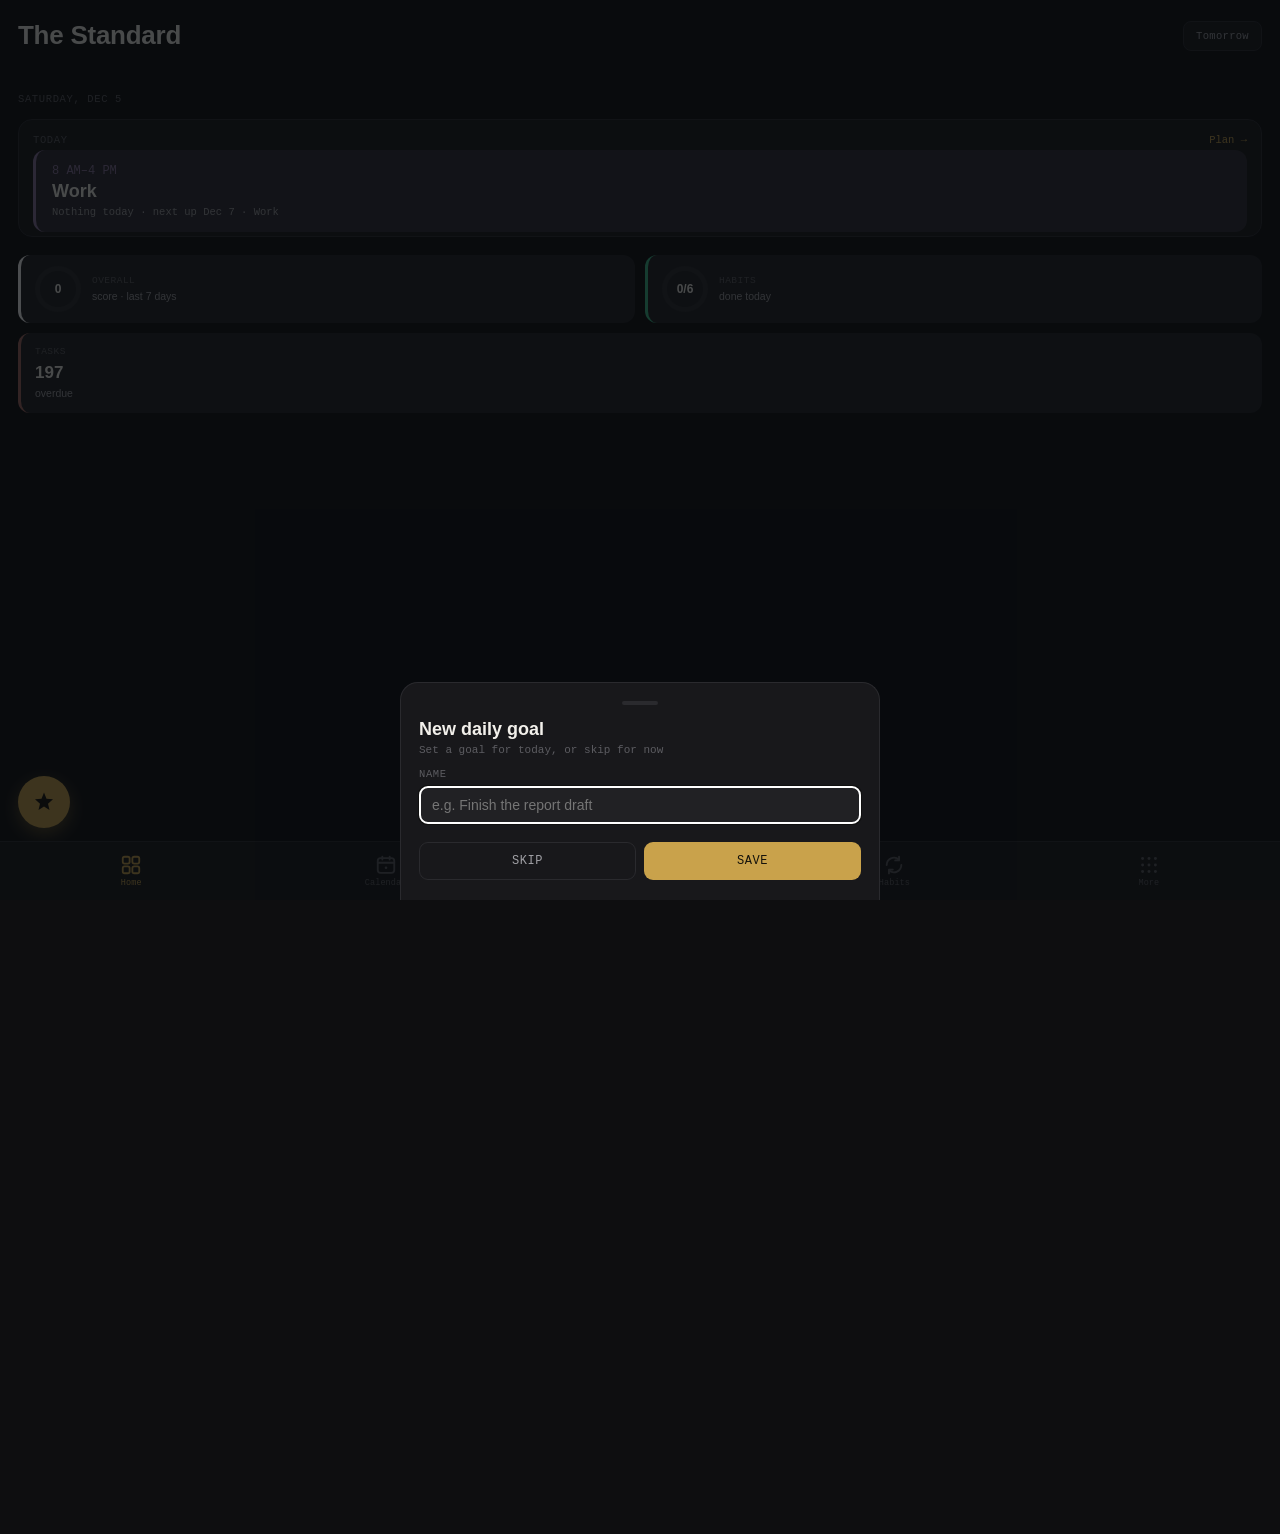
<file: index.html>
<!DOCTYPE html>
<html lang="en">
<head>
<meta charset="UTF-8">
<meta name="viewport" content="width=device-width, initial-scale=1.0, maximum-scale=1.0, user-scalable=no, viewport-fit=cover">
<meta name="apple-mobile-web-app-capable" content="yes">
<meta name="apple-mobile-web-app-status-bar-style" content="black-translucent">
<meta name="apple-mobile-web-app-title" content="The Standard">
<meta name="theme-color" content="#0E0E10">
<title>The Standard</title>
<link rel="stylesheet" href="styles.css">
<link rel="manifest" href="manifest.json">
<link rel="apple-touch-icon" href="icon-192.png">
<script src="https://accounts.google.com/gsi/client" async defer></script>
</head>
<body>

<header>
  <div class="title-row">
    <h1>The Standard</h1>
    <button class="review-btn" id="tomorrowBtn">Tomorrow</button>
  </div>
</header>

<div class="legend" id="legend" style="display:none"></div>

<div id="tabViewport">
<div id="tabTrack">

<div id="dashboardSection">
  <div id="dashboardContent"></div>
</div>

<div id="calendarSection">
  <div class="week-nav">
    <button class="week-nav-btn" id="prevWeek" aria-label="Previous week">‹</button>
    <button class="week-label-btn" id="calendarBtn">
      <span class="eyebrow" id="weekLabel">Week of —</span>
      <span class="caret">▾</span>
    </button>
    <button class="week-nav-btn" id="nextWeek" aria-label="Next week">›</button>
  </div>
  <div class="day-tabs" id="dayTabs"></div>

  <div id="allDayBanners"></div>

  <div class="view-toggle">
    <button id="btnToday">Today</button>
    <button id="btnBlock" class="active">Blocks</button>
    <button id="btnList">List</button>
    <button id="btnWeek">Week</button>
  </div>

  <div id="todayView"></div>
  <div id="blockView"></div>
  <div id="listView"></div>
  <div id="weekGlanceView"></div>
</div>

<div id="tasksSection">
  <div id="taskSection"></div>
</div>

<div id="habitsSection">
  <div id="habitsContent"></div>
</div>

</div>
</div>

<div id="listsSection" style="display:none">
  <div id="listsContent"></div>
</div>

<div id="longGoalsSection" style="display:none">
  <div id="longGoalsContent"></div>
</div>

<div id="journalSection" style="display:none">
  <div id="journalContent"></div>
</div>

<div id="scoresSection" style="display:none">
  <div id="scoresContent"></div>
</div>

<div id="emailSection" style="display:none">
  <div id="emailContent"></div>
</div>

<div id="settingsSection" style="display:none">
  <div id="settingsContent"></div>
</div>

<button class="fab-btn" id="fabBtn" aria-label="Add">+</button>
<button class="goldie-btn" id="goldieBtn" aria-label="Goldie — quick add"><svg viewBox="0 0 24 24" fill="currentColor"><path d="M12 2.5l2.5 6.2l6.5.6l-5 4.4l1.5 6.3l-5.5-3.4l-5.5 3.4l1.5-6.3l-5-4.4l6.5-.6z"/></svg></button>

<nav id="bottomNav">
  <button class="bottom-nav-btn active" data-section="dashboard">
    <span class="bn-icon"><svg viewBox="0 0 24 24" fill="none" stroke="currentColor" stroke-width="2" stroke-linejoin="round"><rect x="3" y="3" width="7.5" height="7.5" rx="2"/><rect x="13.5" y="3" width="7.5" height="7.5" rx="2"/><rect x="3" y="13.5" width="7.5" height="7.5" rx="2"/><rect x="13.5" y="13.5" width="7.5" height="7.5" rx="2"/></svg></span><span>Home</span>
  </button>
  <button class="bottom-nav-btn" data-section="calendar">
    <span class="bn-icon"><svg viewBox="0 0 24 24" fill="none" stroke="currentColor" stroke-width="2" stroke-linecap="round" stroke-linejoin="round"><rect x="3" y="4.5" width="18" height="16" rx="3"/><path d="M3 9.5h18"/><path d="M8 3v3"/><path d="M16 3v3"/><circle cx="12" cy="15" r="1.4" fill="currentColor" stroke="none"/></svg></span><span>Calendar</span>
  </button>
  <button class="bottom-nav-btn" data-section="tasks">
    <span class="bn-icon"><svg viewBox="0 0 24 24" fill="none" stroke="currentColor" stroke-width="2" stroke-linecap="round" stroke-linejoin="round"><rect x="3" y="3" width="18" height="18" rx="5"/><path d="M8 12.5l2.5 2.5l5.5-6"/></svg></span><span>Tasks</span>
  </button>
  <button class="bottom-nav-btn" data-section="habits">
    <span class="bn-icon"><svg viewBox="0 0 24 24" fill="none" stroke="currentColor" stroke-width="2" stroke-linecap="round" stroke-linejoin="round"><path d="M4 12a8 8 0 0 1 13.2-6"/><path d="M17.5 2.8v4.2h-4.2"/><path d="M20 12a8 8 0 0 1-13.2 6"/><path d="M6.5 21.2V17h4.2"/></svg></span><span>Habits</span>
  </button>
  <button class="bottom-nav-btn" id="moreNavBtn">
    <span class="bn-icon"><svg viewBox="0 0 24 24" fill="currentColor"><circle cx="5" cy="5" r="1.6"/><circle cx="12" cy="5" r="1.6"/><circle cx="19" cy="5" r="1.6"/><circle cx="5" cy="12" r="1.6"/><circle cx="12" cy="12" r="1.6"/><circle cx="19" cy="12" r="1.6"/><circle cx="5" cy="19" r="1.6"/><circle cx="12" cy="19" r="1.6"/><circle cx="19" cy="19" r="1.6"/></svg></span><span>More</span>
  </button>
</nav>

<datalist id="classSuggestions"></datalist>

<!-- Popover menu for a category's ⋮ options -->
<div class="cat-menu hidden" id="catMenu">
  <button id="catMenuAddEvent"><span class="ic">▤</span> Add event</button>
  <button id="catMenuAddTask"><span class="ic">✓</span> Add task</button>
  <button id="catMenuQuickAdd"><span class="ic">»</span> Quick add</button>
  <div class="menu-divider"></div>
  <button id="catMenuUpcoming"><span class="ic">›</span> View upcoming</button>
</div>

<!-- Shared modal overlay. The slide animation lives on .modal-slide,
     separate from #modalContent's own overflow-y:auto — see the CSS
     comment on .modal-slide for why they can't be the same element. -->
<div class="modal-overlay hidden" id="modalOverlay">
  <div class="modal-slide"><div class="modal" id="modalContent"></div></div>
</div>

<!-- Custom select picker sheet — stacks above modalOverlay so it can open
     from inside an already-open modal (e.g. picking a category while
     adding a task) without closing it. -->
<div class="modal-overlay picker-overlay hidden" id="pickerOverlay">
  <div class="modal-slide"><div class="modal" id="pickerContent"></div></div>
</div>

<script src="script.js"></script>
<script>
  if ('serviceWorker' in navigator) {
    window.addEventListener('load', () => {
      navigator.serviceWorker.register('service-worker.js').catch(() => {});
    });
  }
</script>

</body>
</html>
</file>
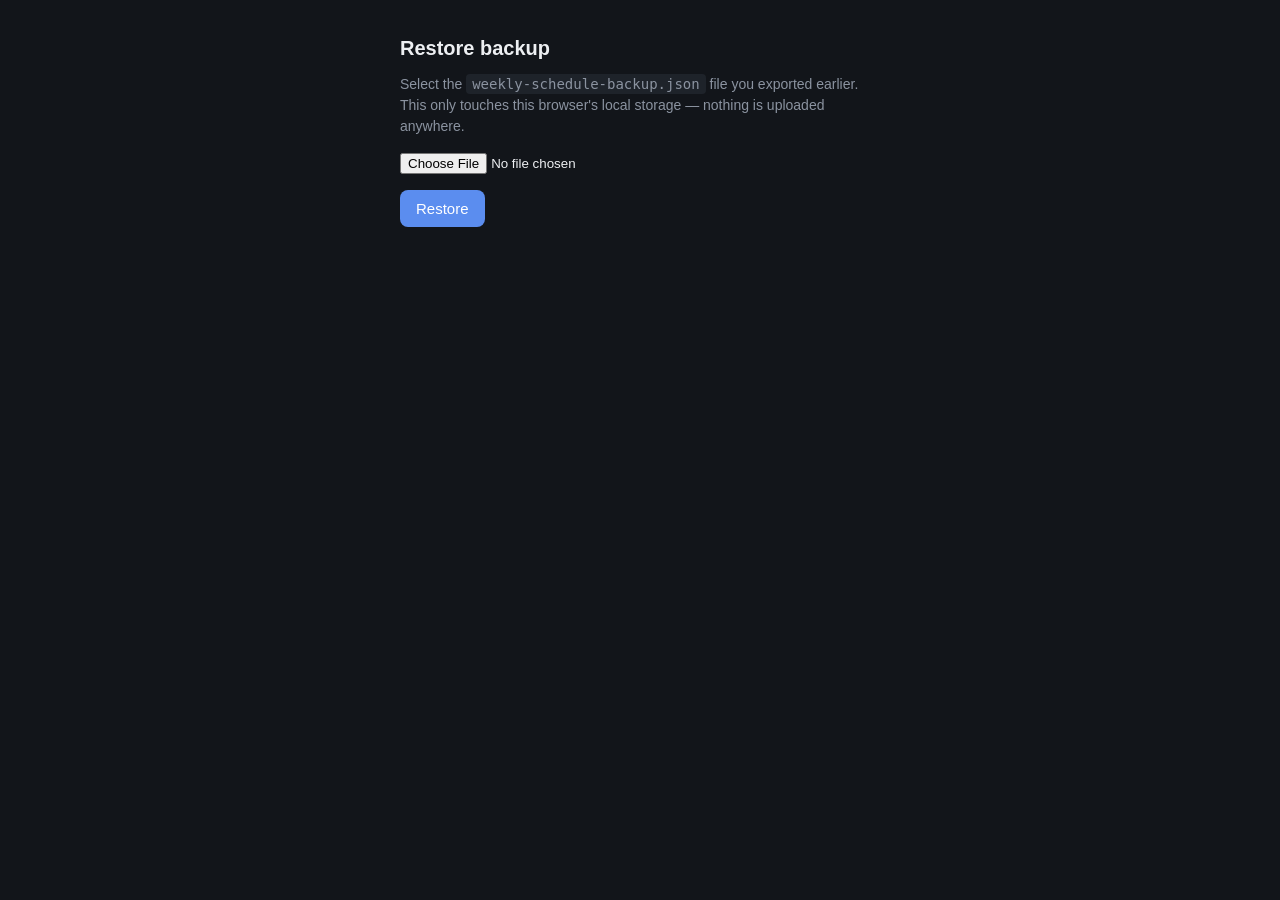
<file: restore.html>
<!DOCTYPE html>
<html lang="en">
<head>
<meta charset="UTF-8">
<meta name="viewport" content="width=device-width, initial-scale=1.0">
<title>Restore Backup</title>
<style>
  body{font-family:-apple-system,sans-serif;background:#12151A;color:#EDEFF2;padding:24px;max-width:480px;margin:0 auto;}
  h1{font-size:20px;}
  p{color:#8B93A0;font-size:14px;line-height:1.5;}
  code{background:#1E232A;padding:2px 6px;border-radius:4px;}
  input[type=file]{margin:16px 0;color:#EDEFF2;display:block;}
  button{background:#5B8DEF;color:white;border:none;padding:10px 16px;border-radius:8px;font-size:15px;cursor:pointer;}
  #status{margin-top:16px;font-size:14px;color:#8B93A0;}
</style>
</head>
<body>
<h1>Restore backup</h1>
<p>Select the <code>weekly-schedule-backup.json</code> file you exported earlier. This only touches this browser's local storage &mdash; nothing is uploaded anywhere.</p>
<input type="file" id="file" accept="application/json">
<button id="go">Restore</button>
<div id="status"></div>
<script>
document.getElementById('go').onclick = function(){
  const f = document.getElementById('file').files[0];
  const status = document.getElementById('status');
  if(!f){ status.textContent = 'Choose a file first.'; return; }
  const reader = new FileReader();
  reader.onload = function(e){
    try{
      const parsed = JSON.parse(e.target.result);
      const key = 'weeklySchedule.v5';
      let value = null;
      if(typeof parsed[key] === 'string'){
        value = parsed[key];
      } else if(parsed.items){
        value = JSON.stringify(parsed);
      }
      if(!value){ status.textContent = 'Could not find app data in that file.'; return; }
      localStorage.setItem(key, value);
      status.textContent = 'Restored! Opening the app...';
      setTimeout(function(){ location.href = 'index.html'; }, 800);
    }catch(err){
      status.textContent = 'Error reading file: ' + err.message;
    }
  };
  reader.readAsText(f);
};
</script>
</body>
</html>
</file>
<file: styles.css>
:root{
    /* The Standard brand guidelines: dark warm base, muted gold accent.
       Gold is reserved for key actions/completion states, not everyday
       chrome — see --accent usage below. Category colors (--cat-*) are
       a separate system for calendar/task scanning, from
       the-standard-schedule-categories.html — kept in sync here for
       reference, though the actual source of truth the app reads from
       is the CATEGORIES array in script.js (these CSS vars aren't
       currently referenced anywhere). --cat-health is still named for
       the id it maps to ('health', kept internally so existing tasks/
       events don't need a data migration) — its color/label are now
       Fitness's, per that same file. */
    --bg: #0E0E10;
    --bg-elevated: #18181B;
    --card: #212124;
    --card-hover: #28282C;
    --border: #2A2A2E;
    --text: #F2F0EB;
    --text-soft: #A0A0A5;
    --text-faint: #5C5C61;
    --accent: #C9A24B;
    --gold: #C9A24B;
    --gold-dim: #A88C4A;
    --gold-fill: rgba(201, 162, 75, 0.13);
    --success: #7A9B7E;
    --warning: #B9975B;
    --error: #A66A62;
    --font-display: -apple-system, BlinkMacSystemFont, 'SF Pro Display', 'SF Pro Text', 'Helvetica Neue', Arial, sans-serif;
    --font-body: -apple-system, BlinkMacSystemFont, 'SF Pro Text', 'Helvetica Neue', Arial, sans-serif;
    --font-mono: 'SF Mono', 'Menlo', monospace;

    --cat-work: #8B76A1;
    --cat-school: #6E85A6;
    --cat-health: #4F9C93;
    --cat-personal: #A38F7E;
    --cat-faith: #6B5B95;
  }

  *{ box-sizing:border-box; -webkit-tap-highlight-color: transparent; }
  html{ height:100%; }
  body{ min-height:100%; }
  body{
    margin:0;
    background: var(--bg);
    color: var(--text);
    font-family: var(--font-body);
    padding-bottom: calc(env(safe-area-inset-bottom, 0px) + 150px);
    -webkit-font-smoothing: antialiased;
  }
  /* Applied while any modal/picker overlay is open (see updateBodyScrollLock
     in script.js) — plain overflow:hidden doesn't reliably block touch-
     scroll on iOS, position:fixed does. `top` is set inline to the saved
     scroll offset so the page doesn't visually jump. */
  body.scroll-locked{
    position: fixed;
    left: 0;
    right: 0;
    width: 100%;
  }

  header{
    position: sticky; top:0; z-index:10;
    background: linear-gradient(180deg, var(--bg) 78%, rgba(18,21,26,0));
    padding: calc(env(safe-area-inset-top, 0px) + 20px) 18px 6px;
  }

  .eyebrow{
    font-family: var(--font-mono);
    font-size: 11px;
    letter-spacing: 0.14em;
    text-transform: uppercase;
    color: var(--text-faint);
    margin: 0 0 4px;
  }
  h1{
    font-family: var(--font-display);
    font-weight: 700;
    font-size: 26px;
    margin: 0;
    letter-spacing: -0.01em;
  }
  .title-row{
    display:flex;
    align-items:center;
    justify-content:space-between;
    margin-bottom: 16px;
  }
  .review-btn{
    font-family: var(--font-mono);
    font-size: 10.5px;
    letter-spacing: 0.03em;
    padding: 8px 12px;
    border-radius: 8px;
    border: 1px solid var(--border);
    background: var(--bg-elevated);
    color: var(--text-soft);
    cursor: pointer;
  }
  .review-btn:active{ background: var(--card-hover); }

  .week-nav{
    display:flex;
    align-items:center;
    justify-content:space-between;
    margin-bottom: 4px;
  }
  .week-nav-btn{
    flex: 0 0 auto;
    width: 30px; height:30px;
    border-radius: 8px;
    border: 1px solid var(--border);
    background: var(--bg-elevated);
    color: var(--text);
    font-size: 15px;
    cursor: pointer;
    display:flex; align-items:center; justify-content:center;
  }
  .week-nav-btn:active{ background: var(--card-hover); }
  .week-label-btn{
    background: none;
    border: none;
    display:flex;
    align-items:center;
    gap: 4px;
    cursor: pointer;
    padding: 4px 6px;
  }
  .week-label-btn .eyebrow{ margin:0; }
  .week-label-btn .caret{
    font-size: 9px;
    color: var(--text-faint);
    transform: translateY(1px);
  }

  /* Month calendar (jump to a specific date) */
  .cal-header{
    display:flex;
    align-items:center;
    justify-content:space-between;
    margin-bottom: 14px;
  }
  .cal-month-label{
    font-family: var(--font-display);
    font-weight: 700;
    font-size: 16px;
  }
  .cal-nav-btn{
    width: 32px; height:32px;
    border-radius: 8px;
    border: 1px solid var(--border);
    background: var(--card);
    color: var(--text);
    font-size: 15px;
    cursor:pointer;
  }
  .cal-nav-btn:active{ background: var(--card-hover); }
  .cal-weekdays{
    display:grid;
    grid-template-columns: repeat(7, 1fr);
    gap: 4px;
    margin-bottom: 6px;
  }
  .cal-weekdays span{
    font-family: var(--font-mono);
    font-size: 9.5px;
    text-transform: uppercase;
    color: var(--text-faint);
    text-align:center;
  }
  .cal-grid{
    display:grid;
    grid-template-columns: repeat(7, 1fr);
    gap: 4px;
  }
  .cal-day{
    aspect-ratio: 1;
    display:flex; align-items:center; justify-content:center;
    border-radius: 8px;
    background: var(--card);
    border: 1px solid transparent;
    font-family: var(--font-body);
    font-size: 13px;
    color: var(--text);
    cursor: pointer;
  }
  .cal-day:active{ background: var(--card-hover); }
  .cal-day.other-month{ color: var(--text-faint); opacity: 0.4; }
  .cal-day.today{ border-color: var(--accent); color: var(--accent); }
  .cal-footer{
    display:flex; justify-content:center;
    margin-top: 16px;
  }
  .cal-today-btn{
    font-family: var(--font-mono);
    font-size: 11px;
    letter-spacing: 0.05em;
    text-transform: uppercase;
    padding: 9px 16px;
    border-radius: 9px;
    border: 1px solid var(--border);
    background: transparent;
    color: var(--text-soft);
    cursor:pointer;
  }

  .day-tabs{
    display:flex;
    gap:2px;
    overflow-x:auto;
    scrollbar-width:none;
    background: var(--bg-elevated);
    border-radius: 12px;
    padding: 4px;
  }
  .day-tabs::-webkit-scrollbar{ display:none; }
  .day-tab{
    flex: 1 0 auto;
    min-width: 42px;
    font-family: var(--font-mono);
    font-size: 10.5px;
    letter-spacing:0.04em;
    text-transform: uppercase;
    padding: 8px 6px 7px;
    background: transparent;
    border: none;
    border-radius: 9px;
    color: var(--text-soft);
    cursor:pointer;
    text-align:center;
    transition: background .15s ease, color .15s ease;
  }
  .day-tab .n{ display:block; font-family:var(--font-display); font-size:15px; font-weight:600; color:var(--text); margin-top:2px; }
  .day-tab.active{ background: var(--accent); color: #14120B; }
  .day-tab.active .n{ color: #fff; }
  .day-dots{ display:flex; justify-content:center; gap:2px; margin-top:3px; height:4px; }
  .day-dots span{ width:4px; height:4px; border-radius:50%; }

  .legend{
    display:flex;
    gap:6px;
    overflow-x:auto;
    scrollbar-width:none;
    margin: 14px 18px 0;
    padding-bottom:2px;
  }
  .legend::-webkit-scrollbar{ display:none; }
  .legend-item{
    flex: 0 0 auto;
    display:flex;
    align-items:stretch;
    border-radius: 20px;
    border: 1px solid var(--border);
    background: var(--bg-elevated);
    overflow:hidden;
  }
  .legend-item.dim{ opacity: 0.4; }
  .legend-item.selected{ border-color: var(--chip-color, var(--border)); }
  .legend-chip{
    display:flex; align-items:center; gap:5px;
    font-family: var(--font-mono);
    font-size: 10.5px;
    padding: 6px 4px 6px 9px;
    background: transparent;
    border:none;
    color: var(--text-soft);
    cursor:pointer;
    white-space:nowrap;
  }
  .legend-item.selected .legend-chip{ color: var(--chip-color, var(--text)); }
  .legend-chip .sw{ width:8px; height:8px; border-radius:50%; flex:0 0 auto; }
  .legend-ellipsis{
    display:flex; align-items:center; justify-content:center;
    width: 24px;
    background: transparent;
    border: none;
    border-left: 1px solid var(--border);
    color: var(--text-faint);
    font-size: 13px;
    letter-spacing: 1px;
    cursor:pointer;
    padding: 0 2px;
  }
  .legend-ellipsis:active{ background: var(--card-hover); }

  .cat-menu{
    position: fixed;
    z-index: 40;
    min-width: 200px;
    background: var(--card);
    border: 1px solid var(--border);
    border-radius: 10px;
    box-shadow: 0 8px 24px rgba(0,0,0,0.4);
    padding: 5px;
  }
  .cat-menu.hidden{ display:none; }
  .cat-menu button{
    display:flex; align-items:center; gap:8px;
    width:100%;
    text-align:left;
    background:none;
    border:none;
    color: var(--text);
    font-family: var(--font-body);
    font-size: 13.5px;
    padding: 9px 10px;
    border-radius: 7px;
    cursor:pointer;
  }
  .cat-menu button:active{ background: var(--card-hover); }
  .cat-menu button .ic{ font-family: var(--font-mono); font-size:13px; width:16px; text-align:center; color: var(--chip-color, var(--accent)); }
  .cat-menu .menu-divider{ height:1px; background:var(--border); margin:4px 6px; }

  .modal-overlay{
    position: fixed; inset:0;
    background: rgba(8,10,13,0.72);
    z-index: 50;
    display:flex;
    align-items:flex-end;
    justify-content:center;
    opacity: 1;
    transition: opacity 240ms ease;
  }
  .modal-overlay.hidden{
    opacity: 0;
    pointer-events: none;
  }
  .modal-overlay.hidden .modal-slide{
    transform: translateY(100%);
  }
  /* Slide animation lives on this wrapper, separate from .modal's own
     overflow-y:auto — a single element with both `transform` and
     `overflow-y:auto` is a known iOS Safari bug where touch-scrolling
     inside it silently does nothing, since the transform promotes it to
     its own compositing layer that doesn't forward scroll gestures. */
  .modal-slide{
    width:100%;
    max-width: 480px;
    transform: translateY(0);
    transition: transform 300ms cubic-bezier(0.22, 0.61, 0.36, 1);
  }
  .modal{
    width:100%;
    background: var(--bg-elevated);
    border: 1px solid var(--border);
    border-bottom: none;
    border-radius: 18px 18px 0 0;
    padding: 18px 18px calc(env(safe-area-inset-bottom, 0px) + 20px);
    max-height: 78vh;
    overflow-y: auto;
    -webkit-overflow-scrolling: touch;
    overscroll-behavior: contain;
  }
  .modal-handle{
    width: 36px; height:4px; border-radius:3px;
    background: var(--border);
    margin: 0 auto 14px;
  }
  .modal-title{
    display:flex; align-items:center; gap:8px;
    font-family: var(--font-display);
    font-weight: 700;
    font-size: 18px;
    margin-bottom: 4px;
  }
  .modal-subtitle{
    font-family: var(--font-mono);
    font-size: 11px;
    color: var(--text-faint);
    margin-bottom: 12px;
  }
  .modal-title .sw{ width:10px; height:10px; border-radius:50%; }
  .modal-help-btn{
    margin-left: auto;
    width: 22px; height: 22px;
    flex: 0 0 auto;
    border-radius: 50%;
    border: 1px solid var(--border);
    background: none;
    color: var(--text-faint);
    font-family: var(--font-mono);
    font-size: 12px;
    display: flex;
    align-items: center;
    justify-content: center;
    cursor: pointer;
  }
  .modal-help-btn:active{ background: var(--card-hover); }
  .modal label{
    display:block;
    font-family: var(--font-mono);
    font-size: 10.5px;
    text-transform: uppercase;
    letter-spacing: 0.06em;
    color: var(--text-faint);
    margin: 12px 0 6px;
  }
  /* Add/Edit event's start+end time side by side, instead of stacked. */
  /* Plain block flow, not flex — a flex column lets the native time
     input's intrinsic width refuse to shrink (min-width:auto by
     default), overflowing the modal. Block layout makes it 100% of the
     modal's content width, same as every other field including Notes. */
  .ev-time-row > div{ width:100%; }
  .preset-shortcut-btn{
    width:100%;
    font-family: var(--font-mono);
    font-size: 11.5px;
    text-align:left;
    padding: 10px 12px;
    border-radius: 8px;
    border: 1px solid var(--chip-color, var(--accent));
    background: transparent;
    color: var(--chip-color, var(--accent));
    cursor:pointer;
    margin-top: 10px;
  }
  .preset-shortcut-btn:active{ opacity:0.7; }
  .modal select,
  .modal input[type=time],
  .modal input[type=date],
  .modal input[type=text]{
    width:100%;
    font-family: var(--font-body);
    font-size: 14px;
    border: 1px solid var(--border);
    border-radius: 8px;
    padding: 10px 12px;
    background: var(--card);
    color: var(--text);
    color-scheme: dark;
  }
  /* iOS Safari's native time control can render past a plain width:100%
     — its internal shadow-DOM layout for the HH:MM AM/PM segments isn't
     always clamped by width alone the way it is in Chrome. min-width:0
     lets it actually shrink to fit; max-width/box-sizing belt-and-braces
     it against the same overflow. */
  .modal input[type=time]{
    min-width: 0;
    max-width: 100%;
    box-sizing: border-box;
  }
  /* Custom select — replaces native <select>/its OS picker with an
     in-app dark sheet (see .picker-overlay below) so it matches the rest
     of the UI instead of iOS's system dropdown/wheel. */
  .picker-overlay{ z-index: 60; }
  .custom-select{
    width:100%;
    display:flex;
    align-items:center;
    justify-content:space-between;
    gap:8px;
    font-family: var(--font-body);
    font-size: 14px;
    text-align:left;
    border: 1px solid var(--border);
    border-radius: 8px;
    padding: 10px 12px;
    background: var(--card);
    color: var(--text);
    cursor:pointer;
  }
  .custom-select:active{ background: var(--card-hover); }
  .custom-select-label.placeholder{ color: var(--text-faint); }
  .custom-select-chev{ color: var(--text-faint); font-size:11px; flex:0 0 auto; }
  .hidden-file-input{
    position: absolute;
    width: 1px; height: 1px;
    opacity: 0;
    overflow: hidden;
    pointer-events: none;
  }
  .picker-list{ display:flex; flex-direction:column; }
  .picker-group-label{
    font-family: var(--font-mono);
    font-size: 10.5px;
    text-transform: uppercase;
    letter-spacing: 0.06em;
    color: var(--text-faint);
    margin: 16px 0 4px;
  }
  .picker-group-label:first-child{ margin-top:0; }
  .picker-row{
    display:flex;
    align-items:center;
    justify-content:space-between;
    width:100%;
    font-family: var(--font-body);
    font-size: 14px;
    text-align:left;
    color: var(--text);
    background:none;
    border:none;
    border-radius: 8px;
    padding: 12px 10px;
    cursor:pointer;
  }
  .picker-row:active{ background: var(--card-hover); }
  .picker-row.selected{ color: var(--accent); font-weight:600; }
  .picker-check{ color: var(--accent); font-size:14px; }

  /* Custom date — same trigger-button-opens-pickerOverlay pattern as
     custom select, but the sheet shows a month calendar grid instead of
     an option list. Replaces native <input type=date>. */
  .cal-picker-header{
    display:flex;
    align-items:center;
    justify-content:space-between;
    margin-bottom: 14px;
  }
  .cal-picker-month{
    font-family: var(--font-display);
    font-weight: 700;
    font-size: 15px;
    color: var(--text);
  }
  .cal-picker-nav{
    background:none;
    border:none;
    color: var(--text-soft);
    font-size: 18px;
    padding: 4px 12px;
    cursor:pointer;
  }
  .cal-picker-nav:active{ color: var(--accent); }
  .cal-picker-weekdays{
    display:grid;
    grid-template-columns: repeat(7, 1fr);
    font-family: var(--font-mono);
    font-size: 10px;
    text-transform: uppercase;
    letter-spacing: 0.04em;
    color: var(--text-faint);
    text-align:center;
    margin-bottom: 6px;
  }
  .cal-picker-grid{
    display:grid;
    grid-template-columns: repeat(7, 1fr);
    gap: 2px;
  }
  .cal-picker-cell{
    aspect-ratio: 1;
    display:flex;
    align-items:center;
    justify-content:center;
    background:none;
    border:none;
    border-radius: 50%;
    font-family: var(--font-body);
    font-size: 13px;
    color: var(--text);
    cursor:pointer;
  }
  .cal-picker-cell.empty{ visibility:hidden; cursor:default; }
  .cal-picker-cell:active{ background: var(--card-hover); }
  .cal-picker-cell.today{ color: var(--accent); font-weight:700; }
  .cal-picker-cell.selected{ background: var(--accent); color: #14120B; font-weight:700; }

  .time-picker-preview{
    font-family: var(--font-display);
    font-size: 32px;
    font-weight: 700;
    text-align: center;
    color: var(--accent);
    margin-bottom: 14px;
  }
  .time-picker-label{
    font-family: var(--font-mono);
    font-size: 10px;
    text-transform: uppercase;
    letter-spacing: 0.04em;
    color: var(--text-faint);
    margin-bottom: 6px;
  }
  .time-picker-grid{
    display:grid;
    grid-template-columns: repeat(6, 1fr);
    gap: 6px;
    margin-bottom: 16px;
  }
  .time-picker-cell{
    padding: 10px 0;
    display:flex;
    align-items:center;
    justify-content:center;
    background: var(--card);
    border:none;
    border-radius: 10px;
    font-family: var(--font-body);
    font-size: 13px;
    color: var(--text);
    cursor:pointer;
  }
  .time-picker-cell:active{ background: var(--card-hover); }
  .time-picker-cell.selected{ background: var(--accent); color: #14120B; font-weight:700; }

  .modal-actions{ display:flex; gap:8px; margin-top:18px; }
  .modal-actions button{
    flex:1;
    font-family: var(--font-mono);
    font-size: 12px;
    letter-spacing:0.05em;
    text-transform: uppercase;
    padding: 11px;
    border-radius: 9px;
    cursor:pointer;
    border: 1px solid var(--border);
  }
  .modal-actions .cancel{ background: transparent; color: var(--text-soft); }
  .modal-actions .save{ background: var(--chip-color, var(--accent)); color: #14120B; border-color: transparent; }

  .preset-item{
    display:flex;
    align-items:center;
    justify-content:space-between;
    width:100%;
    text-align:left;
    background: var(--card);
    border: none;
    border-left: 3px solid var(--chip-color, var(--accent));
    border-radius: 10px;
    padding: 12px 13px;
    cursor:pointer;
    margin-bottom: 8px;
  }
  .preset-item:active{ background: var(--card-hover); }
  .preset-label{ font-size: 14px; color: var(--text); font-weight:500; }
  .preset-meta{ font-family: var(--font-mono); font-size: 10.5px; color: var(--text-soft); margin-top:3px; }
  .preset-add{
    font-family: var(--font-mono);
    font-size: 16px;
    color: var(--chip-color, var(--accent));
    flex: 0 0 auto;
    margin-left: 10px;
  }

  .review-stats-row{
    display:grid;
    grid-template-columns: repeat(4, 1fr);
    gap: 6px;
    margin: 14px 0 18px;
  }
  .review-stat{
    background: var(--card);
    border-radius: 10px;
    padding: 10px 4px;
    text-align:center;
  }
  .review-stat-num{
    font-family: var(--font-display);
    font-weight: 700;
    font-size: 20px;
    color: var(--text);
  }
  .review-stat-label{
    font-family: var(--font-mono);
    font-size: 8.5px;
    text-transform: uppercase;
    letter-spacing: 0.03em;
    color: var(--text-faint);
    margin-top: 2px;
  }
  .goals-box{
    background: var(--card);
    border-radius: 12px;
    padding: 12px 14px;
    margin-bottom: 18px;
  }
  .goals-divider{
    height: 1px;
    background: var(--border);
    margin: 10px 0;
  }
  .goal-daily-row{
    display:flex;
    align-items:center;
    gap: 10px;
    padding: 6px 0;
  }
  .goal-daily-row .goal-check{
    width: 20px; height:20px;
    border-radius: 50%;
    border: 1.5px solid var(--accent);
    background: transparent;
    color: transparent;
    font-size: 12px;
    cursor: pointer;
    display:flex; align-items:center; justify-content:center;
    flex: 0 0 auto;
  }
  .goal-daily-row.done .goal-check{ background: var(--accent); color: #14120B; }
  .goal-daily-row .goal-name{ flex:1; font-size: 14px; color: var(--text); }
  .goal-daily-row.done .goal-name{ color: var(--text-soft); text-decoration: line-through; }
  .goal-daily-row .goal-streak{ font-family: var(--font-mono); font-size: 11px; color: var(--text-soft); }
  .goal-weekly-row{ padding: 8px 0; }
  .goal-weekly-top{
    display:flex;
    justify-content:space-between;
    align-items:baseline;
    margin-bottom: 5px;
  }
  .goal-weekly-top .goal-name{ font-size: 13.5px; color: var(--text); }
  .goal-weekly-count{ font-family: var(--font-mono); font-size: 10.5px; color: var(--text-soft); }
  .goal-weekly-btns{
    display:flex;
    gap: 6px;
    margin-top: 6px;
    justify-content: flex-end;
  }
  .goal-adj{
    width: 26px; height:26px;
    border-radius: 7px;
    border: 1px solid var(--border);
    background: var(--bg-elevated);
    color: var(--text);
    font-size: 14px;
    cursor: pointer;
  }
  .goal-adj:active{ background: var(--card-hover); }
  .goal-del{
    background:none; border:none; color: var(--text-faint);
    font-size:15px; cursor:pointer; padding:0 2px; flex:0 0 auto;
  }
  .goal-weekly-top .goal-del{ margin-left:auto; }

  /* ---- Lists ---- */
  .list-card{
    background: var(--card);
    border-radius: 12px;
    margin-bottom: 10px;
    overflow: hidden;
  }
  .list-card-header{
    display:flex;
    align-items:center;
    gap:8px;
    padding: 13px 14px;
    cursor: pointer;
  }
  .list-card-header .chev{ font-size:10px; color: var(--text-faint); transition: transform .15s ease; flex:0 0 auto; }
  .list-card-header.collapsed .chev{ transform: rotate(-90deg); }
  .list-card-title-wrap{ flex:1; min-width:0; }
  .list-card-name{ font-size: 14.5px; font-weight:500; color: var(--text); }
  .list-card-meta{ font-family: var(--font-mono); font-size: 10px; color: var(--text-soft); margin-top:2px; display:flex; gap:8px; flex-wrap:wrap; }
  .list-link-tag{
    display:inline-flex; align-items:center; gap:4px;
    color: var(--accent);
  }
  .list-card-del{ background:none; border:none; color:var(--text-faint); font-size:16px; cursor:pointer; padding:2px 4px; flex:0 0 auto; }
  .list-card-body{ padding: 0 14px 14px; }
  .list-item-row{
    display:flex; align-items:center; gap:9px;
    padding: 7px 0;
  }
  .list-item-check{
    width:19px; height:19px; border-radius:6px;
    border: 1.5px solid var(--text-soft);
    background: transparent; color: transparent;
    font-size:12px; cursor:pointer;
    display:flex; align-items:center; justify-content:center;
    flex:0 0 auto;
  }
  .list-item-row.done .list-item-check{ background: var(--accent); border-color: var(--accent); color: #14120B; }
  .list-item-text{ flex:1; font-size:13.5px; color: var(--text); }
  .list-item-row.done .list-item-text{ color: var(--text-faint); text-decoration: line-through; }
  .list-item-del{ background:none; border:none; color:var(--text-faint); font-size:14px; cursor:pointer; padding:0 2px; }
  .list-add-row{
    display:flex; gap:6px;
    margin-top: 8px;
    padding-top: 10px;
    border-top: 1px solid var(--border);
  }
  .list-add-row input{
    flex:1;
    font-family: var(--font-body);
    font-size: 13px;
    border: 1px solid var(--border);
    border-radius: 7px;
    padding: 8px 10px;
    background: var(--bg-elevated);
    color: var(--text);
  }
  .list-add-row button{
    font-family: var(--font-mono);
    font-size: 11px;
    padding: 8px 12px;
    border-radius: 7px;
    border: none;
    background: var(--accent);
    color: #14120B;
    cursor:pointer;
  }

  /* ---- Long-term Goals ---- */
  .lg-timeframe-title{
    font-family: var(--font-mono);
    font-size: 10.5px;
    text-transform: uppercase;
    letter-spacing: 0.06em;
    color: var(--text-faint);
    margin: 18px 0 8px;
  }
  .lg-timeframe-title:first-child{ margin-top:0; }
  .lg-card{
    background: var(--card);
    border-radius: 12px;
    padding: 13px 14px;
    margin-bottom: 10px;
  }
  .lg-card-top{ display:flex; align-items:flex-start; justify-content:space-between; gap:8px; margin-bottom:8px; }
  .lg-card-name{ font-size: 14.5px; font-weight:500; color: var(--text); }
  .lg-card-del{ background:none; border:none; color:var(--text-faint); font-size:15px; cursor:pointer; padding:0 2px; flex:0 0 auto; }
  .lg-card label{
    display:block;
    font-family: var(--font-mono);
    font-size: 9.5px;
    text-transform: uppercase;
    letter-spacing: 0.05em;
    color: var(--text-faint);
    margin-bottom: 5px;
  }
  .lg-card textarea{
    width:100%;
    font-family: var(--font-body);
    font-size: 13.5px;
    border: 1px solid var(--border);
    border-radius: 8px;
    padding: 9px 11px;
    background: var(--bg-elevated);
    color: var(--text);
    resize: vertical;
    min-height: 46px;
  }
  .lg-saved-tag{ font-family: var(--font-mono); font-size: 9.5px; color: var(--success); margin-top:4px; height:12px; opacity:0; transition: opacity .2s ease; }
  .lg-saved-tag.show{ opacity:1; }

  .past-goal-status{
    font-family: var(--font-mono);
    font-size: 10.5px;
    text-transform: uppercase;
    letter-spacing: 0.04em;
    font-weight: 600;
  }
  .past-goal-status--success{ color: var(--success); }
  .past-goal-status--error{ color: var(--error); }
  .past-goal-status--warning{ color: var(--warning); }

  /* ---- Dashboard ---- */
  /* Card wrapper used for the Today timeline (a list benefits from a
     containing card). The widgets grid below it deliberately does NOT
     use this — each widget tile is its own independent bordered box
     directly on the page, closer to the reference's look, with the
     grid's own consistent spacing doing the work of tying them together
     instead of one big enclosing card. */
  .dash-card{
    background: var(--bg-elevated);
    border: 1px solid var(--border);
    border-radius: 14px;
    padding: 14px 14px 4px;
    margin-bottom: 18px;
  }
  .dash-card:active{ background: var(--card-hover); }
  .dash-card .dash-section-header{ margin-bottom: 4px; }
  .today-timeline{
    position: relative;
    padding: 4px 0 10px;
  }
  .today-timeline::before{
    content:'';
    position:absolute;
    left: 6px;
    top: 6px;
    bottom: 14px;
    width: 2px;
    background: var(--border);
  }
  .today-timeline-item{
    position: relative;
    display:flex;
    align-items:flex-start;
    gap: 12px;
    padding-bottom: 14px;
  }
  .today-timeline-item:last-child{ padding-bottom:0; }
  .today-timeline-dot, .today-timeline-check{
    position: relative;
    z-index: 1;
    flex: 0 0 auto;
    width: 14px; height:14px;
    margin-top: 2px;
    border-radius: 50%;
  }
  .today-timeline-dot{
    background: var(--accent-color, var(--accent));
    border: 2px solid var(--card);
    box-shadow: 0 0 0 2px var(--accent-color, var(--accent));
  }
  .today-timeline-check{
    background: var(--bg-elevated);
    border: 2px solid var(--accent-color, var(--accent));
    cursor:pointer;
    padding:0;
  }
  .today-timeline-check.done{ background: var(--accent-color, var(--accent)); }
  .today-timeline-check.done::after{
    content:'✓';
    position:absolute; inset:0;
    display:flex; align-items:center; justify-content:center;
    font-size:9px; color:#fff; line-height:1;
  }
  .today-timeline-body{ flex:1; min-width:0; }
  .today-timeline-text{ font-size: 13.5px; color: var(--text); line-height:1.3; }
  .today-timeline-meta{ font-family: var(--font-mono); font-size: 10px; color: var(--text-soft); margin-top: 2px; }
  .today-timeline-item.done .today-timeline-text{ text-decoration: line-through; color: var(--text-faint); }
  .today-timeline-item.now .today-timeline-text{ font-weight:700; color: var(--accent-color, var(--accent)); }
  .today-timeline-item.now .today-timeline-dot{ box-shadow: 0 0 0 2px var(--accent-color, var(--accent)), 0 0 0 5px color-mix(in srgb, var(--accent-color, var(--accent)) 30%, transparent); }
  /* A task pulled in by a category-linked block (e.g. a "School work"
     block showing School tasks) — indented under its parent row so it
     reads as attached, not another top-level scheduled item. */
  .today-timeline-item.sub-task{ margin-left: 22px; padding-bottom: 10px; gap: 10px; }
  .today-timeline-item.sub-task .today-timeline-check{ width: 12px; height: 12px; }
  .today-timeline-item.sub-task .today-timeline-text{ font-size: 12.5px; }
  .today-timeline-item.sub-task .today-timeline-meta.overdue{ color: var(--error); }

  .dash-next-card{
    background: color-mix(in srgb, var(--accent-color, var(--accent)) 14%, var(--card));
    border-left: 3px solid var(--accent-color, var(--accent));
    border-radius: 12px;
    padding: 14px 16px;
  }
  .dash-next-time{ font-family: var(--font-mono); font-size: 12px; color: var(--accent-color, var(--accent)); }
  .dash-next-text{ font-family: var(--font-display); font-weight:600; font-size: 18px; color: var(--text); margin-top: 3px; }
  .dash-next-meta{ font-family: var(--font-mono); font-size: 10.5px; color: var(--text-soft); margin-top: 4px; }
  .dash-attn-box{
    background: color-mix(in srgb, var(--error) 12%, var(--card));
    border-left: 3px solid var(--error);
    border-radius: 10px;
    padding: 11px 14px;
  }
  .dash-attn-line{ font-size: 13px; color: var(--text); padding: 3px 0; }
  .dash-attn-line.overdue{ color: var(--error); font-weight: 500; }
  .dash-info-box{
    background: color-mix(in srgb, #5B8DEF 12%, var(--card));
    border-left: 3px solid #5B8DEF;
    border-radius: 10px;
    padding: 11px 14px;
  }
  .btn-primary{
    font-family: var(--font-mono);
    font-size: 12.5px;
    letter-spacing: 0.03em;
    padding: 10px 18px;
    border-radius: 8px;
    border: none;
    background: var(--accent);
    color: #14120B;
    cursor: pointer;
  }
  .email-list{ display:flex; flex-direction:column; gap:2px; }
  .email-row{
    display:grid;
    grid-template-columns: 88px 1fr auto;
    gap: 10px;
    align-items: baseline;
    padding: 10px 0;
    border-bottom: 1px solid var(--border);
  }
  .email-from{
    font-size: 12.5px;
    font-weight: 500;
    color: var(--text-soft);
    overflow:hidden;
    text-overflow:ellipsis;
    white-space:nowrap;
  }
  .email-subject{
    font-size: 13.5px;
    color: var(--text);
    overflow:hidden;
    text-overflow:ellipsis;
    white-space:nowrap;
  }
  .email-date{
    font-family: var(--font-mono);
    font-size: 10.5px;
    color: var(--text-faint);
    white-space:nowrap;
  }
  .email-row.unread .email-from,
  .email-row.unread .email-subject{
    color: var(--text);
    font-weight: 600;
  }

  .blocklist-add-row{
    display:flex;
    gap: 8px;
    margin-bottom: 12px;
  }
  .blocklist-add-row input[type=text]{
    flex:1;
    min-width:0;
    font-family: var(--font-body);
    font-size: 14px;
    border: 1px solid var(--border);
    border-radius: 8px;
    padding: 10px 12px;
    background: var(--card);
    color: var(--text);
  }
  .blocklist-add-row .custom-select{
    flex:0 0 auto;
    width: 84px;
    font-size: 13px;
  }
  .blocklist-add-row input[type=number]{
    flex:0 0 auto;
    width: 54px;
    font-family: var(--font-body);
    font-size: 14px;
    border: 1px solid var(--border);
    border-radius: 8px;
    padding: 10px 8px;
    background: var(--card);
    color: var(--text);
  }
  .blocklist-add-row button{
    font-family: var(--font-mono);
    font-size: 12px;
    letter-spacing: 0.03em;
    padding: 0 16px;
    border-radius: 8px;
    border: none;
    background: var(--accent);
    color: #14120B;
    cursor: pointer;
  }
  .blocklist-chips{
    display:flex;
    flex-wrap:wrap;
    gap: 6px;
    margin-bottom: 8px;
  }
  .blocklist-chip{
    display:flex;
    align-items:center;
    gap: 6px;
    background: var(--card);
    border: 1px solid var(--border);
    border-radius: 20px;
    padding: 6px 8px 6px 12px;
    font-size: 12.5px;
    color: var(--text);
  }
  .blocklist-chip button{
    background: none;
    border: none;
    color: var(--text-faint);
    font-size: 15px;
    line-height: 1;
    cursor: pointer;
    padding: 2px 4px;
  }

  .score-card{
    background: color-mix(in srgb, var(--accent-color, var(--accent)) 14%, var(--card));
    border-left: 3px solid var(--accent-color, var(--accent));
    border-radius: 12px;
    padding: 14px 16px;
    margin-bottom: 12px;
  }
  .score-card-title{
    font-family: var(--font-display);
    font-weight: 600;
    font-size: 15px;
    color: var(--text);
  }
  .score-card-nums{
    display:flex;
    gap: 24px;
    margin-top: 10px;
  }
  .score-num-block .n{
    font-family: var(--font-display);
    font-weight: 700;
    font-size: 26px;
    color: var(--accent-color, var(--accent));
    line-height: 1.1;
  }
  .score-num-block .l{
    font-family: var(--font-mono);
    font-size: 10px;
    letter-spacing: 0.06em;
    text-transform: uppercase;
    color: var(--text-soft);
    margin-top: 2px;
  }
  .score-card-note{
    font-family: var(--font-mono);
    font-size: 11px;
    color: var(--text-faint);
    margin-top: 8px;
    line-height: 1.4;
  }
  .settings-row{
    display:flex;
    align-items:center;
    justify-content:space-between;
    gap: 10px;
    background: var(--bg-elevated);
    border: 1px solid var(--border);
    border-radius: 10px;
    padding: 12px 14px;
    margin-bottom: 14px;
  }
  .settings-row-label{ font-size: 13px; color: var(--text); }
  .settings-row-sub{ font-family: var(--font-mono); font-size: 10.5px; color: var(--text-faint); margin-top: 2px; }
  .toggle-switch{
    position: relative;
    width: 42px; height: 24px;
    border-radius: 12px;
    background: var(--border);
    border: none;
    flex: 0 0 auto;
    cursor: pointer;
  }
  .toggle-switch::after{
    content:'';
    position:absolute;
    top:2px; left:2px;
    width:20px; height:20px;
    border-radius:50%;
    background:#fff;
    transition: transform 180ms ease;
  }
  .toggle-switch.on{ background: var(--accent); }
  .toggle-switch.on::after{ transform: translateX(18px); }

  .dash-section-header{
    display:flex;
    align-items:center;
    justify-content:space-between;
    font-family: var(--font-mono);
    font-size: 10.5px;
    text-transform: uppercase;
    letter-spacing: 0.06em;
    color: var(--text-faint);
    margin-bottom: 8px;
    cursor: pointer;
  }
  .dash-header-title{
    display:flex;
    align-items:center;
    gap: 5px;
    cursor: pointer;
  }
  .dash-header-title:active{ opacity: 0.7; }
  .dash-header-title .chev{
    display:inline-block;
    font-size: 9px;
    transition: transform .15s ease;
  }
  .dash-header-title .chev.collapsed{ transform: rotate(-90deg); }
  .dash-header-arrow{
    color: var(--accent);
    text-transform: none;
    letter-spacing: normal;
    font-size: 10.5px;
    cursor: pointer;
  }
  .dash-grid{
    display:grid;
    grid-template-columns: 1fr 1fr;
    gap: 10px;
    margin-bottom: 18px;
  }
  /* An odd tile out (currently Tasks) takes the full row
     instead of sitting half-width next to an empty cell. */
  .dash-grid > :last-child:nth-child(odd){ grid-column: 1 / -1; }
  .dash-tile{
    background: var(--card);
    border-radius: 12px;
    padding: 13px 14px;
    border-left: 3px solid var(--accent-color, var(--accent));
    cursor: pointer;
  }
  /* Ring widget tile — same size/border language as dash-tile, but with a
     compact conic-gradient progress ring instead of a plain stat number
     (Overall score, Habits done-today). */
  .dash-ring-tile{
    background: var(--card);
    border-radius: 12px;
    padding: 11px 14px;
    border-left: 3px solid var(--accent-color, var(--accent));
    cursor: pointer;
    display:flex;
    align-items:center;
    gap: 11px;
  }
  .dash-ring-tile:active{ background: var(--card-hover); }
  .dash-ring-tile .ring{
    flex: 0 0 auto;
    width: 46px; height:46px;
    border-radius: 50%;
    background: conic-gradient(var(--accent-color, var(--accent)) calc(var(--pct, 0) * 1%), var(--border) 0);
    padding: 5px;
  }
  .dash-ring-tile .ring-inner{
    width:100%; height:100%;
    border-radius:50%;
    background: var(--card);
    display:flex;
    align-items:center;
    justify-content:center;
    font-family: var(--font-display);
    font-weight:700;
    font-size: 12px;
    color: var(--text);
  }
  .dash-ring-tile .ring-body{ flex:1; min-width:0; }
  .dash-ring-tile .ring-title{
    font-family: var(--font-mono);
    font-size: 9.5px;
    text-transform: uppercase;
    letter-spacing: 0.05em;
    color: var(--text-faint);
    margin-bottom: 4px;
  }
  .dash-ring-tile .ring-sub{
    font-size: 10.5px;
    color: var(--text-soft);
    line-height: 1.3;
  }
  .dash-tile:active{ background: var(--card-hover); }
  .dash-tile-title{
    font-family: var(--font-mono);
    font-size: 9.5px;
    text-transform: uppercase;
    letter-spacing: 0.05em;
    color: var(--text-faint);
    margin-bottom: 6px;
  }
  .dash-tile-stat{
    font-family: var(--font-display);
    font-weight: 700;
    font-size: 17px;
    color: var(--text);
  }
  .dash-tile-sub{
    font-size: 10.5px;
    color: var(--text-soft);
    margin-top: 3px;
    line-height: 1.35;
  }
  /* Modal-detail tile (Tasks) — tapping opens a centered pop-up
     (openDashDetailModal) showing renderBody's content, instead of
     navigating away or pushing content down inline under the tile. */
  .dash-expand-body{
    display:flex;
    flex-direction:column;
    gap: 8px;
    margin-top: 4px;
  }
  .dash-expand-row{
    display:flex;
    align-items:center;
    justify-content:space-between;
    font-size: 12.5px;
  }
  .dash-expand-row .drow-name{ color: var(--text-soft); }
  .dash-expand-row .drow-amt{ font-family: var(--font-mono); font-size: 11.5px; color: var(--text); }
  .dash-expand-body .task-item{ background: var(--bg-elevated); }

  /* .fit-week-label name is a holdover from the removed Fitness tab — kept
     because the Journal tab's streak line (renderJournalSection) reuses it. */
  .fit-week-label{
    font-family: var(--font-mono);
    font-size: 11px;
    color: var(--text-soft);
    margin-bottom: 12px;
  }

  /* ---- More overflow sheet ---- */
  .more-grid{
    display:grid;
    grid-template-columns: repeat(3, 1fr);
    gap: 10px;
    margin-top: 4px;
  }
  .more-grid-item{
    display:flex;
    flex-direction:column;
    align-items:center;
    gap: 7px;
    background: var(--card);
    border-radius: 12px;
    padding: 16px 8px;
    border: none;
    cursor: pointer;
    color: var(--text);
  }
  .more-grid-item:active{ background: var(--card-hover); }
  .more-grid-item .mg-icon{ display:flex; align-items:center; justify-content:center; color: var(--text); }
  .more-grid-item .mg-icon svg{ width:22px; height:22px; }
  .more-grid-item .mg-label{ font-family: var(--font-mono); font-size: 10.5px; color: var(--text-soft); }

  /* .budget-month-nav/.budget-month-label came from the Budget tab (now
     removed) but the Journal tab's date nav reuses them — kept. */
  .budget-month-nav{
    display:flex;
    align-items:center;
    justify-content:space-between;
    margin-bottom: 14px;
  }
  .budget-month-label{
    font-family: var(--font-display);
    font-weight: 700;
    font-size: 17px;
    color: var(--text);
  }

  .tomorrow-block-row{
    display:flex; align-items:center; gap:10px;
    padding: 10px 12px;
    background: var(--card);
    border-radius: 10px;
    margin-bottom: 6px;
    border-left: 3px solid var(--accent);
  }
  .tomorrow-block-time{
    font-family: var(--font-mono);
    font-size: 11px;
    color: var(--text-soft);
    flex:0 0 auto;
    width: 108px;
  }
  .tomorrow-block-text{ flex:1; font-size: 14px; color: var(--text); }
  .tomorrow-block-del{
    background:none; border:none; color: var(--text-faint);
    font-size:15px; cursor:pointer; padding:0 2px; flex:0 0 auto;
  }
  .tomorrow-block-row.now{
    border-left-color: var(--accent);
    background: color-mix(in srgb, var(--accent) 16%, var(--card));
  }
  .tomorrow-block-row.now .tomorrow-block-time{ color: var(--accent); }
  .tomorrow-block-row.now .tomorrow-block-text{ font-weight:600; }

  /* .proj-desc/.proj-section-label/.proj-task-*/.proj-mini-del/.proj-add-row
     were introduced by the Projects tab (now removed) but are shared with
     the Goals tab's Steps checklist (appendGoalStepsSection) and other
     places — kept even though Projects itself is gone. */
  .proj-desc{ font-size: 12.5px; color: var(--text-soft); margin-top:4px; }
  .proj-section-label{
    font-family: var(--font-mono);
    font-size: 9.5px;
    text-transform: uppercase;
    letter-spacing: 0.05em;
    color: var(--text-faint);
    margin: 12px 0 6px;
  }
  .proj-task-row{
    display:flex; align-items:center; gap:8px;
    padding: 5px 0;
  }
  .proj-task-check{
    width:17px; height:17px; border-radius:5px;
    border: 1.5px solid var(--text-soft);
    background:transparent; color:transparent;
    font-size:11px; cursor:pointer;
    display:flex; align-items:center; justify-content:center;
    flex:0 0 auto;
  }
  .proj-task-row.done .proj-task-check{
    background: var(--accent-color, var(--accent)); border-color: var(--accent-color, var(--accent)); color:#fff;
  }
  .proj-task-text{ flex:1; font-size: 13px; color: var(--text); }
  .proj-task-row.done .proj-task-text{ color: var(--text-faint); text-decoration:line-through; }
  .proj-mini-del{ background:none; border:none; color: var(--text-faint); font-size:13px; cursor:pointer; }
  .proj-add-row{ display:flex; gap:6px; margin-top:6px; }
  .proj-add-row input{
    flex:1;
    font-family: var(--font-body);
    font-size: 12.5px;
    border: 1px solid var(--border);
    border-radius: 7px;
    padding: 7px 9px;
    background: var(--bg-elevated);
    color: var(--text);
  }
  .proj-add-row .custom-select{ flex:0 0 auto; width:120px; font-family: var(--font-mono); font-size:11px; padding:7px 9px; }
  .proj-add-row button{
    font-family: var(--font-mono);
    font-size: 10.5px;
    padding: 7px 10px;
    border-radius: 7px;
    border: none;
    background: var(--accent-color, var(--accent));
    color: #fff;
    cursor:pointer;
  }

  .review-health-row{ margin-bottom: 14px; }
  .review-health-top{
    display:flex;
    justify-content:space-between;
    align-items:baseline;
    margin-bottom: 6px;
  }
  .review-health-label{ font-size: 13.5px; color: var(--text); font-weight: 500; }
  .review-health-stat{ font-family: var(--font-mono); font-size: 10.5px; color: var(--text-soft); }
  .progress-bar-outer{
    background: var(--border);
    height: 6px;
    border-radius: 3px;
    overflow: hidden;
  }
  .progress-bar-inner{
    height: 100%;
    background: var(--success);
    border-radius: 3px;
  }
  .trend-row{
    font-family: var(--font-mono);
    font-size: 10px;
    margin-top: 5px;
  }
  .trend-up{ color: var(--success); }
  .trend-down{ color: var(--error); }
  .trend-flat{ color: var(--text-faint); }

  .upcoming-section-title{
    font-family: var(--font-mono);
    font-size: 10.5px;
    text-transform: uppercase;
    letter-spacing: 0.06em;
    color: var(--text-faint);
    margin: 16px 0 8px;
  }
  .upcoming-section-title:first-of-type{ margin-top:0; }
  .upcoming-list{ display:flex; flex-direction:column; gap:8px; }
  .upcoming-empty{
    font-family: var(--font-mono);
    font-size: 12.5px;
    color: var(--text-faint);
    padding: 4px 2px 4px;
  }
  .upcoming-item{
    display:flex; align-items:flex-start; gap:11px;
    padding: 11px 12px;
    border-radius: 10px;
    background: var(--card);
    border-left: 3px solid var(--chip-color, var(--accent));
  }
  .upcoming-item .day{
    font-family: var(--font-mono);
    font-size: 10.5px;
    text-transform: uppercase;
    color: var(--chip-color, var(--accent));
    min-width: 64px;
  }
  .upcoming-item .day .date{ display:block; font-family:var(--font-display); font-size:14px; color:var(--text); text-transform:none; margin-top:1px; }
  .upcoming-item .txt{ font-size: 14px; flex:1; line-height:1.4; }
  .upcoming-item.done .txt{ text-decoration: line-through; color: var(--text-faint); }
  .upcoming-item .time{ font-family: var(--font-mono); font-size: 10.5px; color: var(--text-soft); margin-top:3px; }
  .upcoming-item .fixed-tag{ font-family: var(--font-mono); font-size: 9px; color: var(--text-faint); text-transform:uppercase; margin-top:3px; }
  .upcoming-item .fixed-tag.overdue{ color: var(--error); }

  .view-toggle{
    display:flex;
    flex-wrap: wrap;
    gap:0;
    margin: 14px 18px 0;
    background: var(--bg-elevated);
    border-radius: 10px;
    padding: 3px;
    width: fit-content;
  }
  #calendarSection > .view-toggle{ margin-bottom: 14px; }
  .view-toggle button{
    font-family: var(--font-mono);
    font-size: 10.5px;
    letter-spacing: 0.06em;
    text-transform: uppercase;
    padding: 7px 14px;
    border:none;
    border-radius: 7px;
    background: transparent;
    color: var(--text-soft);
    cursor:pointer;
  }
  .view-toggle button.active{
    background: var(--card);
    color: var(--text);
  }

  /* Week-at-a-glance — dense, screenshot-friendly: every day of the week
     stacked with one line per item, instead of one day at a time. */
  .wg-grid{ display:flex; flex-direction:column; gap:10px; padding-bottom:12px; }
  .wg-day{
    background: var(--card);
    border-radius: 10px;
    padding: 8px 10px;
  }
  .wg-day.wg-today{ border: 1px solid var(--accent); }
  .wg-day-header{
    font-family: var(--font-mono);
    font-size: 10px;
    text-transform: uppercase;
    letter-spacing: 0.05em;
    color: var(--text-faint);
    margin-bottom: 4px;
  }
  .wg-today .wg-day-header{ color: var(--accent); }
  .wg-row{
    display:flex;
    align-items:baseline;
    gap:7px;
    padding: 2px 0 2px 7px;
    border-left: 2px solid var(--accent-color, var(--accent));
  }
  .wg-time{
    font-family: var(--font-mono);
    font-size: 10px;
    color: var(--text-soft);
    min-width: 26px;
    flex:0 0 auto;
  }
  .wg-text{
    font-size: 12px;
    color: var(--text);
    white-space: nowrap;
    overflow: hidden;
    text-overflow: ellipsis;
  }
  .wg-empty{ font-size:11px; color: var(--text-faint); padding-left:7px; }

  main, #calendarSection, #tasksSection, #habitsSection, #listsSection, #longGoalsSection, #dashboardSection, #journalSection, #scoresSection, #settingsSection, #emailSection{ padding: 16px 18px 0; position:relative; z-index:1; }

  #tabViewport{
    overflow-x: hidden;
    width: 100%;
    touch-action: pan-y;
  }
  #tabTrack{
    display:flex;
    align-items:flex-start;
    width: 400%;
    transition: transform 340ms cubic-bezier(0.22, 0.61, 0.36, 1);
    will-change: transform;
  }
  #tabTrack.no-anim{ transition: none; }
  #tabTrack > #dashboardSection,
  #tabTrack > #calendarSection,
  #tabTrack > #tasksSection,
  #tabTrack > #habitsSection{
    flex: 0 0 25%;
    width: 25%;
    min-width: 0;
  }

  /* Same 14px above as the week strip -> view toggle gap; the toggle's own
     14px margin-top spaces the banners from it below. */
  #allDayBanners{ display:flex; flex-direction:column; gap:6px; margin-top: 14px; }
  #allDayBanners:empty{ display:none; }
  .allday-chip{
    display:flex;
    align-items:center;
    justify-content:space-between;
    gap:10px;
    background: color-mix(in srgb, var(--accent-color, var(--accent)) 16%, var(--bg-elevated));
    border: 1px solid color-mix(in srgb, var(--accent-color, var(--accent)) 40%, var(--border));
    border-left: 3px solid var(--accent-color, var(--accent));
    border-radius: 9px;
    padding: 9px 12px;
  }
  .allday-chip .allday-left{ display:flex; align-items:center; gap:8px; }
  .allday-chip .allday-badge{
    font-family: var(--font-mono);
    font-size: 8.5px;
    text-transform: uppercase;
    letter-spacing: 0.04em;
    color: var(--accent-color, var(--accent));
    border: 1px solid currentColor;
    border-radius: 4px;
    padding: 1px 5px;
    flex: 0 0 auto;
  }
  .allday-chip .allday-text{ font-size: 13.5px; color: var(--text); }
  .allday-chip .allday-range{ font-family: var(--font-mono); font-size: 9.5px; color: var(--text-soft); margin-top:1px; }
  .allday-chip .allday-del{
    background:none; border:none; color: var(--text-faint);
    font-size:15px; cursor:pointer; padding:0 2px; flex:0 0 auto;
  }


  /* ---- Tasks (due date, no fixed time) ---- */
  #taskSection{ margin-bottom: 16px; }

  .task-section-title{
    font-family: var(--font-mono);
    font-size: 10.5px;
    text-transform: uppercase;
    letter-spacing: 0.06em;
    color: var(--text-faint);
    margin-bottom: 8px;
    display:flex;
    align-items:center;
    gap:6px;
    cursor: pointer;
    user-select: none;
  }
  .task-section-title:active{ opacity: 0.75; }
  .task-section-title .chev{
    display:inline-block;
    font-size: 9px;
    transition: transform .15s ease;
  }
  .task-section-title.collapsed .chev{ transform: rotate(-90deg); }
  .task-section-title .grp-count{
    color: var(--text-faint);
    font-weight: 400;
    margin-left: 2px;
  }
  .task-list{ display:flex; flex-direction:column; gap:6px; }
  .task-item{
    display:flex;
    align-items:flex-start;
    gap:10px;
    background: var(--card);
    border-radius: 10px;
    padding: 10px 11px;
    border-left: 3px solid var(--accent-color, var(--accent));
  }
  .task-check{
    flex: 0 0 auto;
    width: 19px; height:19px;
    border-radius: 50%;
    border: 1.5px solid var(--accent-color, var(--accent));
    background: transparent;
    cursor:pointer;
    margin-top: 1px;
    display:flex; align-items:center; justify-content:center;
    color: transparent;
    font-size: 12px;
    padding:0;
  }
  .task-item.done .task-check{ background: var(--accent-color, var(--accent)); color: #fff; }
  .task-item .task-body{ flex:1; }
  .task-item .task-txt{ font-size: 14px; line-height:1.35; color: var(--text); }
  .task-item.done .task-txt{ text-decoration: line-through; color: var(--text-faint); }
  .task-item .task-meta{ font-family: var(--font-mono); font-size: 10px; color: var(--text-soft); margin-top:3px; }
  .task-item .task-meta.overdue{ color: var(--error); }
  .task-item .task-del{
    background:none; border:none; color: var(--text-faint);
    font-size:15px; cursor:pointer; padding:0 2px;
  }
  .priority-dot{
    display:inline-block;
    width:6px; height:6px;
    border-radius:50%;
    margin-right:6px;
    vertical-align: middle;
  }
  .priority-dot.high{ background:var(--error); }
  .priority-dot.low{ background:var(--text-faint); }

  #blockView{ position: relative; }
  .now-line{
    position: absolute;
    left: 0; right: 0;
    height: 0;
    border-top: 2px solid #FF5C5C;
    z-index: 6;
    pointer-events: none;
  }
  .now-line .now-dot{
    position: absolute;
    left: -5px; top: -4px;
    width: 8px; height: 8px;
    border-radius: 50%;
    background: #FF5C5C;
  }
  .now-line .now-time{
    position: absolute;
    left: 8px; top: -9px;
    font-family: var(--font-mono);
    font-size: 9.5px;
    letter-spacing: 0.02em;
    color: #fff;
    background: #FF5C5C;
    padding: 1px 5px;
    border-radius: 4px;
    white-space: nowrap;
  }

  .fb-log-btn{
    width: 28px; height:28px;
    border-radius: 7px;
    border: 1px solid var(--border);
    background: var(--card);
    color: var(--text-soft);
    font-size: 13px;
    cursor: pointer;
    display:flex; align-items:center; justify-content:center;
  }
  .fb-log-btn:active{ background: var(--card-hover); }
  .fb-log-btn.check.active{ background: var(--success); border-color: var(--success); color: #fff; }
  .fb-log-btn.xmark.active{ background: var(--error); border-color: var(--error); color: #fff; }

  /* Day timeline — the whole day laid out at a fixed pixels-per-minute
     scale (see TL_PX_PER_MIN in script.js) instead of one same-height row
     per hour, so a block's actual duration and start time are exactly
     where they visually appear, down to the minute. */
  .timeline-wrap{ display:flex; position:relative; }
  .timeline-labels{ width:46px; flex:0 0 auto; position:relative; }
  .tl-hour-label{
    position:absolute;
    right:10px;
    transform: translateY(-6px);
    font-family: var(--font-mono);
    font-size: 10px;
    color: var(--text-faint);
    user-select:none;
  }
  .timeline-grid{
    flex:1;
    min-width:0;
    position:relative;
    border-left: 1px solid var(--border);
  }
  .tl-hour-line{
    position:absolute;
    left:0; right:0;
    border-top: 1px solid var(--border);
    pointer-events:none;
  }
  .tl-block{
    position:absolute;
    box-sizing:border-box;
    padding: 3px 8px;
    border-radius: 4px;
    overflow:hidden;
    cursor:pointer;
  }
  .tl-fixed{
    display:flex;
    justify-content:space-between;
    align-items:flex-start;
    gap:8px;
  }
  .tl-fixed-label{
    font-family: var(--font-display);
    font-weight: 600;
    font-size: 13px;
    color: var(--text);
  }
  .tl-fixed-time{
    font-family: var(--font-mono);
    font-size: 9.5px;
    color: var(--accent-color, var(--text-soft));
    margin-top:2px;
  }
  .tl-fixed.off .tl-fixed-label{ color: var(--text-faint); text-decoration: line-through; }
  .tl-fixed-toggle{
    flex: 0 0 auto;
    font-family: var(--font-mono);
    font-size: 9.5px;
    letter-spacing: 0.04em;
    text-transform: uppercase;
    padding: 4px 8px;
    border-radius: 6px;
    border: 1px solid var(--border);
    background: var(--card);
    color: var(--text-soft);
    cursor: pointer;
  }
  .tl-fixed.off .tl-fixed-toggle{
    background: var(--accent-color, var(--accent));
    border-color: var(--accent-color, var(--accent));
    color: #fff;
  }
  .tl-event{
    display:flex;
    justify-content:space-between;
    align-items:flex-start;
    gap:8px;
  }
  .tl-event-label{
    font-family: var(--font-display);
    font-weight: 600;
    font-size: 13px;
    color: var(--text);
  }
  .tl-event-time{
    font-family: var(--font-mono);
    font-size: 9.5px;
    color: var(--accent-color, var(--text-soft));
    margin-top:2px;
  }
  .tl-event-notes{
    font-size: 11.5px;
    color: var(--text-soft);
    margin-top:2px;
    line-height: 1.35;
  }
  .tl-event-del{
    flex: 0 0 auto;
    font-size: 15px;
    color: var(--text-faint);
    background:none; border:none; cursor:pointer;
    padding: 0 2px;
    line-height:1;
  }

  #listView{ display:none; }
  .list-item{
    display:flex;
    align-items:flex-start;
    gap:11px;
    padding: 12px 10px;
    border-radius: 10px;
    background: var(--card);
    margin-bottom: 6px;
    border-left: 3px solid var(--accent-color, var(--accent));
  }
  .list-item .time{
    font-family: var(--font-mono);
    font-size: 11.5px;
    color: var(--text-soft);
    min-width: 62px;
    padding-top:1px;
  }
  .list-item .txt{ font-size:14.5px; flex:1; line-height:1.4; color: var(--text); }
  .list-item .cat{ font-family: var(--font-mono); font-size:9.5px; text-transform:uppercase; letter-spacing:.04em; margin-top:3px; }
  .list-item .del{
    background:none;border:none;color:var(--text-faint);
    font-size:15px; cursor:pointer; padding:0 2px;
  }
  .empty-note{
    font-family: var(--font-mono);
    font-size: 12.5px;
    color: var(--text-faint);
    padding: 24px 4px;
  }

  .section-label{
    font-family: var(--font-mono);
    font-size: 10.5px;
    text-transform: uppercase;
    letter-spacing: 0.06em;
    color: var(--text-faint);
    margin: 4px 0 8px;
  }

  .add-bar{
    margin-top: 20px;
    padding-top: 18px;
    border-top: 1px solid var(--border);
  }
  .add-row1{ display:flex; gap:8px; margin-bottom:8px; }
  .add-bar select{
    font-family: var(--font-mono);
    font-size: 12.5px;
    border: 1px solid var(--border);
    border-radius: 8px;
    padding: 10px 6px;
    background: var(--bg-elevated);
    color: var(--text);
    color-scheme: dark;
  }
  .add-bar input[type=time]{
    font-family: var(--font-mono);
    font-size: 13px;
    border: 1px solid var(--border);
    border-radius: 8px;
    padding: 10px 8px;
    background: var(--bg-elevated);
    color: var(--text);
    width: 100px;
    color-scheme: dark;
  }
  .add-bar input[type=date]{
    font-family: var(--font-mono);
    font-size: 13px;
    border: 1px solid var(--border);
    border-radius: 8px;
    padding: 10px 10px;
    background: var(--bg-elevated);
    color: var(--text);
    width: 140px;
    color-scheme: dark;
  }
  input[type=date]::-webkit-calendar-picker-indicator,
  input[type=time]::-webkit-calendar-picker-indicator{
    filter: invert(56%) sepia(53%) saturate(1000%) hue-rotate(190deg) brightness(1.05);
    opacity: 0.9;
    cursor: pointer;
  }
  input[type=date]::-webkit-calendar-picker-indicator:hover,
  input[type=time]::-webkit-calendar-picker-indicator:hover{
    opacity: 1;
  }
  input[type=date]:focus,
  input[type=time]:focus{
    outline: none;
    border-color: var(--accent);
  }
  .add-bar input[type=text]{
    flex:1;
    font-family: var(--font-body);
    font-size: 14px;
    border: 1px solid var(--border);
    border-radius: 8px;
    padding: 10px 12px;
    background: var(--bg-elevated);
    color: var(--text);
  }
  .add-bar input[type=number],
  .modal input[type=number]{
    font-family: var(--font-mono);
    font-size: 13px;
    border: 1px solid var(--border);
    border-radius: 8px;
    padding: 10px 10px;
    background: var(--bg-elevated);
    color: var(--text);
  }
  .modal input[type=number]{ width:100%; }
  .modal textarea{
    width:100%;
    font-family: var(--font-body);
    font-size: 13.5px;
    border: 1px solid var(--border);
    border-radius: 8px;
    padding: 10px 12px;
    background: var(--card);
    color: var(--text);
    resize: vertical;
    min-height: 50px;
  }
  .event-notes{
    font-size: 12.5px;
    color: var(--text-soft);
    margin-top: 4px;
    line-height: 1.4;
  }
  .cat-picker{
    display:flex;
    gap:6px;
    overflow-x:auto;
    scrollbar-width:none;
    margin-bottom:10px;
  }
  .cat-picker::-webkit-scrollbar{ display:none; }
  .cat-option{
    flex:0 0 auto;
    display:flex; align-items:center; gap:5px;
    font-family: var(--font-mono);
    font-size: 10.5px;
    padding: 7px 10px;
    border-radius: 18px;
    border: 1.5px solid var(--border);
    background: var(--bg-elevated);
    color: var(--text-soft);
    cursor:pointer;
    white-space:nowrap;
  }
  .cat-option .sw{ width:8px; height:8px; border-radius:50%; }
  .cat-option.selected{ border-color: currentColor; color: var(--text); }
  .add-bar button.submit{
    width:100%;
    background: var(--accent);
    color: #14120B;
    border: none;
    border-radius: 9px;
    padding: 11px;
    font-family: var(--font-mono);
    font-size: 12px;
    letter-spacing:0.05em;
    text-transform: uppercase;
    cursor:pointer;
    font-weight:500;
  }
  .add-bar button.submit:active{ opacity:0.85; }

  #bottomNav{
    position: fixed;
    left: 0; right: 0; bottom: 0;
    z-index: 30;
    display:flex;
    background: var(--bg-elevated);
    border-top: 1px solid var(--border);
    padding: 6px 4px calc(env(safe-area-inset-bottom, 0px) + 6px);
  }
  .bottom-nav-btn{
    flex: 1;
    display:flex;
    flex-direction: column;
    align-items:center;
    gap: 2px;
    background: none;
    border: none;
    color: var(--text-faint);
    font-family: var(--font-mono);
    font-size: 8.5px;
    letter-spacing: 0.01em;
    padding: 6px 1px;
    cursor: pointer;
    border-radius: 10px;
    min-width: 0;
  }
  .bottom-nav-btn .bn-icon{ display:flex; align-items:center; justify-content:center; }
  .bottom-nav-btn .bn-icon svg{ width:22px; height:22px; }
  .bottom-nav-btn.active{ color: var(--accent); }
  .bottom-nav-btn:active{ background: var(--card-hover); }

  .fab-btn{
    position: fixed;
    right: 18px;
    bottom: calc(env(safe-area-inset-bottom, 0px) + 72px);
    z-index: 30;
    width: 52px; height:52px;
    border-radius: 50%;
    background: var(--accent);
    color: #14120B;
    border: none;
    font-size: 26px;
    font-weight: 300;
    line-height: 1;
    box-shadow: 0 6px 18px rgba(201,162,75,0.4);
    cursor: pointer;
    display:flex; align-items:center; justify-content:center;
  }
  .fab-btn:active{ transform: scale(0.94); }

  /* Goldie — the free, local quick-add button. Mirrors .fab-btn exactly
     but on the opposite corner, since it's a global entry point (visible
     on every section, unlike the fab's per-section "+") rather than a
     context-specific add action. */
  .goldie-btn{
    position: fixed;
    left: 18px;
    bottom: calc(env(safe-area-inset-bottom, 0px) + 72px);
    z-index: 30;
    width: 52px; height:52px;
    border-radius: 50%;
    background: var(--gold);
    color: #14120B;
    border: none;
    line-height: 1;
    box-shadow: 0 6px 18px rgba(201,162,75,0.4);
    cursor: pointer;
    display:flex; align-items:center; justify-content:center;
  }
  .goldie-btn svg{ width:24px; height:24px; }
  .goldie-btn:active{ transform: scale(0.94); }
</file>
